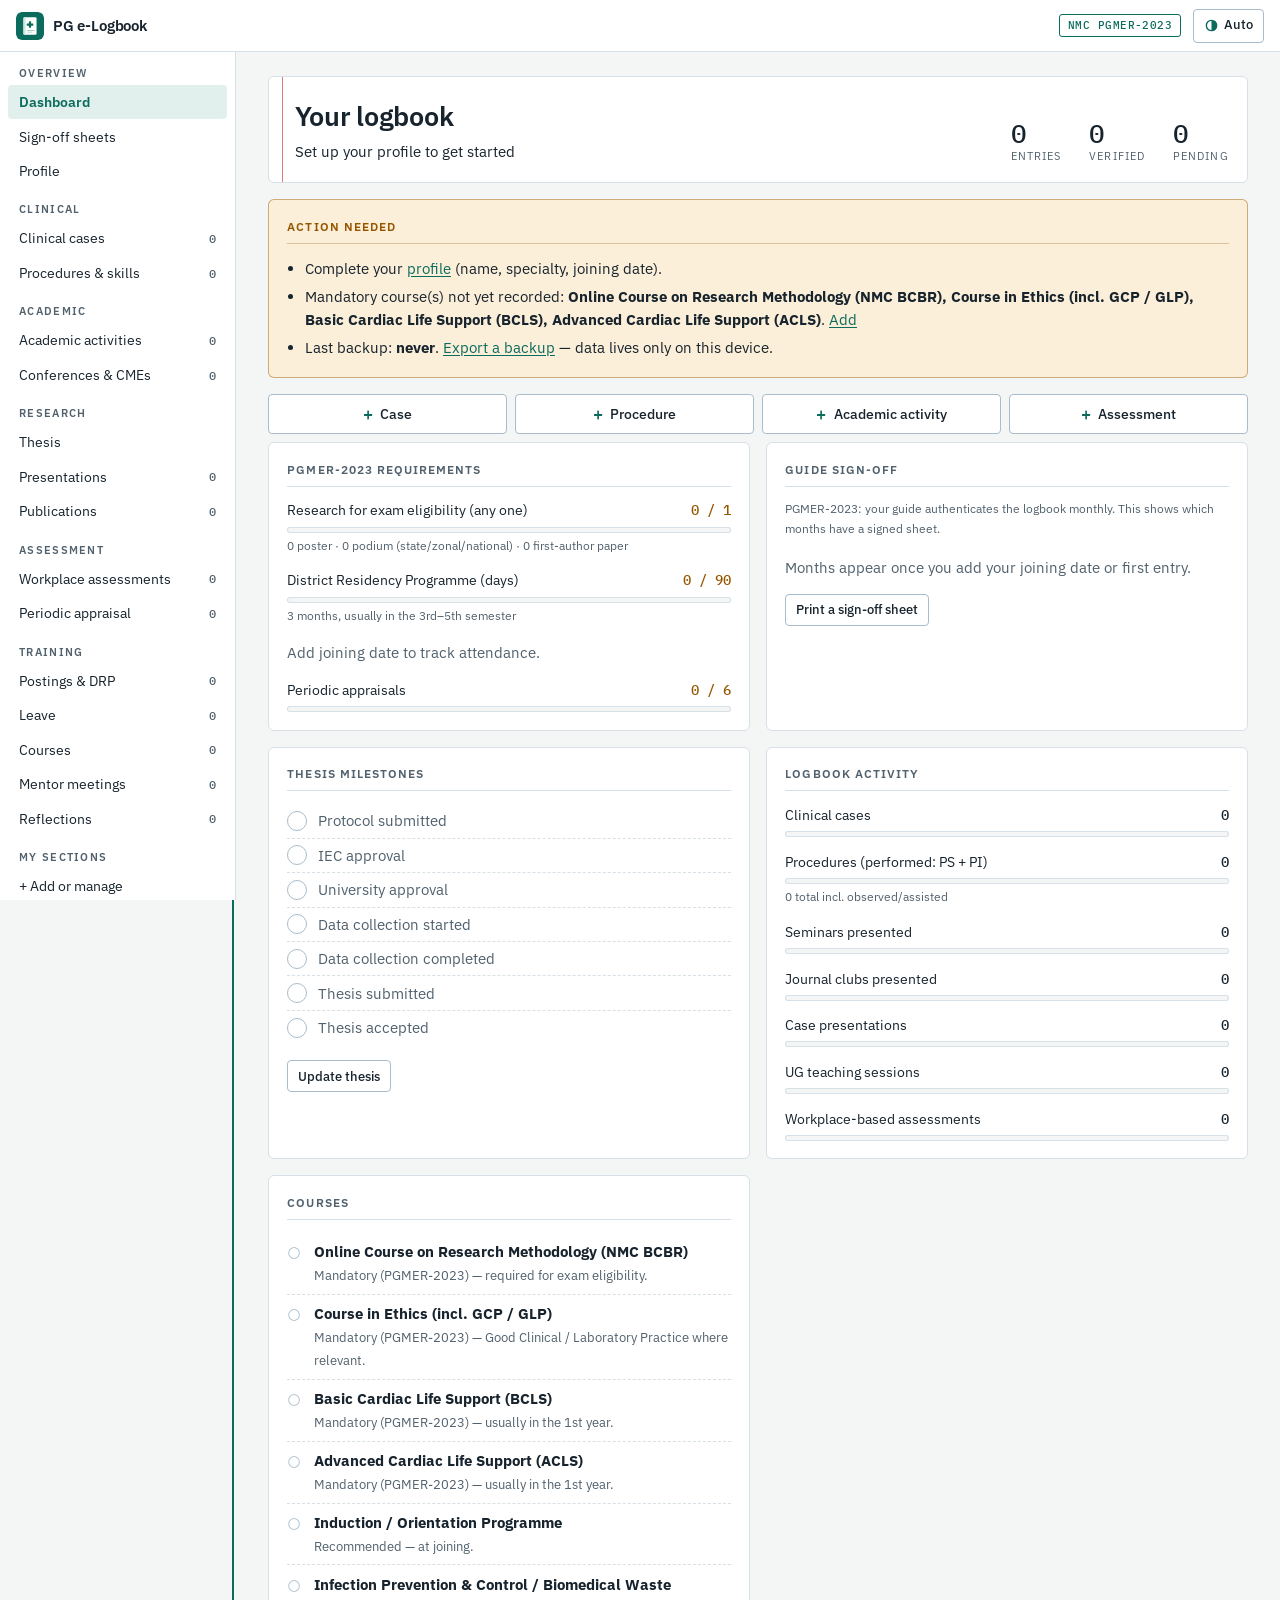
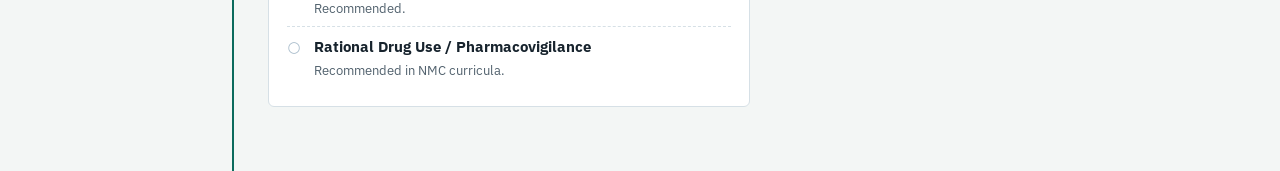
<file: index.html>
<!doctype html>
<html lang="en">
<head>
  <meta charset="utf-8">
  <meta name="viewport" content="width=device-width, initial-scale=1, viewport-fit=cover">
  <title>PG e-Logbook</title>
  <meta name="description" content="Offline e-logbook for medical postgraduate (MD/MS) students in India, following NMC PGMER-2023.">
  <meta name="theme-color" content="#0b6b5d">
  <link rel="manifest" href="manifest.webmanifest">
  <link rel="icon" href="icons/icon.svg" type="image/svg+xml">
  <link rel="apple-touch-icon" href="icons/icon.svg">
  <script src="js/theme.js"></script>
  <link rel="stylesheet" href="css/styles.css">
</head>
<body>
  <header class="topbar no-print">
    <button id="menuBtn" class="icon-btn" aria-label="Menu">☰</button>
    <a href="#/dashboard" class="brand"><img src="icons/icon.svg" alt="" width="28" height="28"> PG e-Logbook</a>
    <span class="tag">NMC PGMER-2023</span>
    <button id="themeBtn" class="theme-btn" type="button">Auto</button>
  </header>
  <div class="layout">
    <nav id="nav" class="sidebar no-print" aria-label="Sections"></nav>
    <main id="main" tabindex="-1"></main>
  </div>
  <div id="modal" class="modal no-print" hidden role="dialog" aria-modal="true">
    <div class="modal-body"></div>
  </div>
  <div id="toast" class="toast no-print" role="status" aria-live="polite"></div>
  <noscript>This app needs JavaScript enabled.</noscript>
  <script src="js/data.js"></script>
  <script src="js/review.js"></script>
  <script src="js/custom.js"></script>
  <script src="js/backup.js"></script>
  <script src="js/app.js"></script>
</body>
</html>
</file>
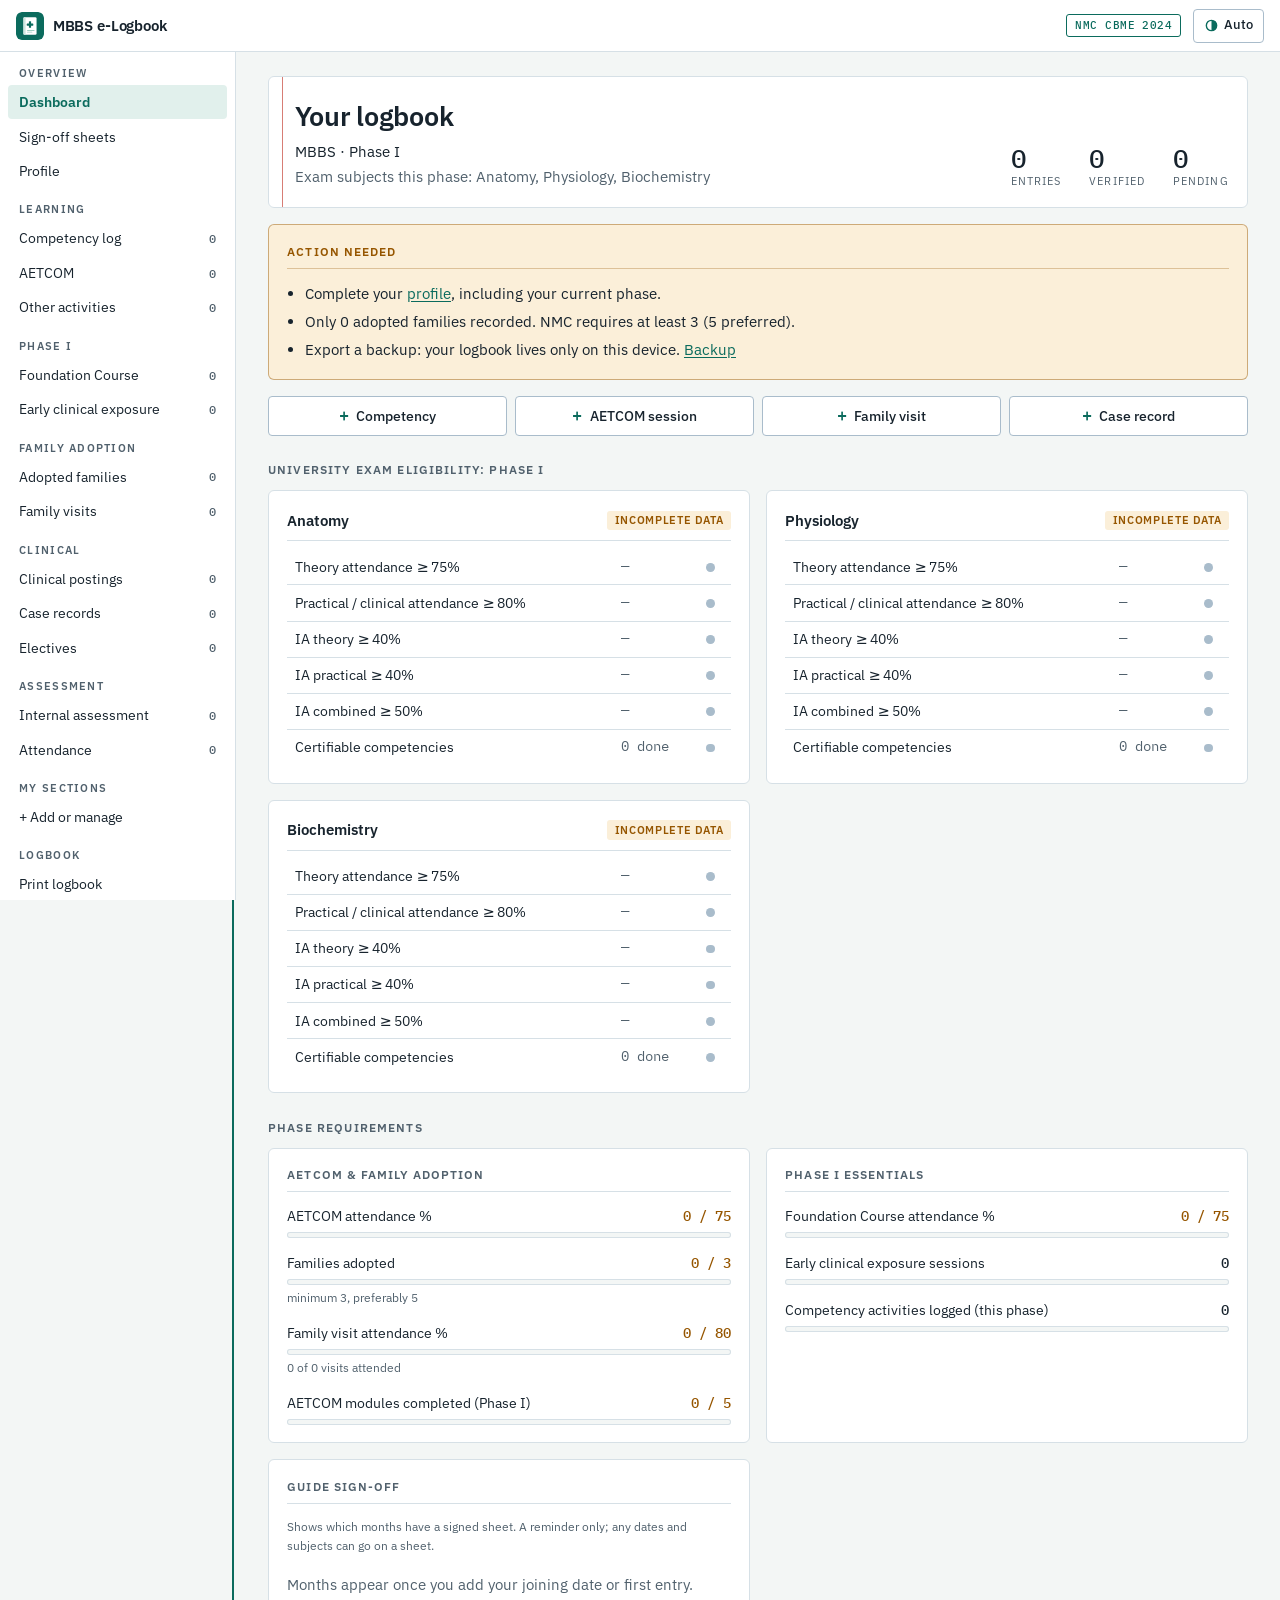
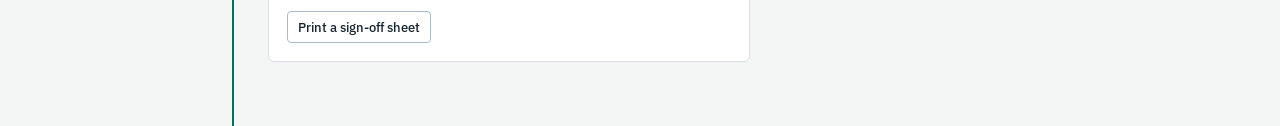
<file: mbbs/index.html>
<!doctype html>
<html lang="en">
<head>
  <meta charset="utf-8">
  <meta name="viewport" content="width=device-width, initial-scale=1, viewport-fit=cover">
  <title>MBBS e-Logbook</title>
  <meta name="description" content="Offline e-logbook for MBBS students in India, following the NMC CBME Curriculum 2024 and NMC logbook guidelines.">
  <meta name="theme-color" content="#0b6b5d">
  <link rel="manifest" href="manifest.webmanifest">
  <link rel="icon" href="../icons/icon.svg" type="image/svg+xml">
  <link rel="apple-touch-icon" href="../icons/icon.svg">
  <script src="../js/theme.js"></script>
  <link rel="stylesheet" href="../css/styles.css">
</head>
<body>
  <header class="topbar no-print">
    <button id="menuBtn" class="icon-btn" aria-label="Menu">☰</button>
    <a href="#dashboard" class="brand"><img src="../icons/icon.svg" alt="" width="28" height="28"> MBBS e-Logbook</a>
    <span class="tag">NMC CBME 2024</span>
    <button id="themeBtn" class="theme-btn" type="button">Auto</button>
  </header>
  <div class="layout">
    <nav id="nav" class="sidebar no-print" aria-label="Sections"></nav>
    <main id="main" tabindex="-1"></main>
  </div>
  <div id="modal" class="modal no-print" hidden role="dialog" aria-modal="true">
    <div class="modal-body"></div>
  </div>
  <div id="toast" class="toast no-print" role="status" aria-live="polite"></div>
  <noscript>This app needs JavaScript enabled.</noscript>
  <script src="js/ug-data.js"></script>
  <script src="../js/review.js"></script>
  <script src="../js/custom.js"></script>
  <script src="../js/backup.js"></script>
  <script src="js/ug-app.js"></script>
</body>
</html>
</file>
<file: css/styles.css>
/*
 * Medical e-Logbook — design: a hospital record register.
 * Layout concept: an index of sections on the left like a register's tabbed index; each page is a ruled
 * sheet with a red margin rule, codes and dates set in a typewriter mono, a single surgical-green accent.
 */
@font-face { font-family: 'IBM Plex Sans'; font-style: normal; font-weight: 400 700; font-display: swap; src: url('../fonts/IBMPlexSans-var.woff2') format('woff2'); }
@font-face { font-family: 'IBM Plex Mono'; font-style: normal; font-weight: 400; font-display: swap; src: url('../fonts/IBMPlexMono-400.woff2') format('woff2'); }
@font-face { font-family: 'IBM Plex Mono'; font-style: normal; font-weight: 500; font-display: swap; src: url('../fonts/IBMPlexMono-500.woff2') format('woff2'); }

:root {
  --paper: #f3f6f5;        /* page ground, faint green-grey */
  --sheet: #ffffff;        /* ruled sheet */
  --ink: #17232d;          /* register ink */
  --ink-2: #51616d;        /* secondary ink */
  --rule: #d6e0e6;         /* blue-grey ruling */
  --rule-strong: #a9bccb;
  --margin: #c7463b;       /* red margin line of a bound logbook */
  --accent: #0b6b5d;       /* surgical green */
  --accent-ink: #ffffff;
  --accent-soft: #e1f0ec;
  --ok: #1c7745;
  --ok-soft: #e2f2e8;
  --warn: #965600;
  --warn-soft: #fbefd9;
  --danger: #b3261e;
  --danger-soft: #fbe6e4;
  --f-sans: 'IBM Plex Sans', system-ui, -apple-system, 'Segoe UI', Roboto, 'Noto Sans', sans-serif;
  --f-mono: 'IBM Plex Mono', ui-monospace, 'SF Mono', Menlo, Consolas, monospace;
  --r: 6px;
  --topbar-h: 52px;
  color-scheme: light;
}
@media (prefers-color-scheme: dark) {
  :root:not([data-theme="light"]) {
    --paper: #0f1518; --sheet: #161f24; --ink: #e2e9ed; --ink-2: #9aabb6; --rule: #283640; --rule-strong: #43586a;
    --margin: #e0675c; --accent: #4ab39d; --accent-ink: #04130f; --accent-soft: #11332c;
    --ok: #5ac78b; --ok-soft: #12371f; --warn: #eeb25c; --warn-soft: #382a10; --danger: #ff7b6f; --danger-soft: #3d1714;
    color-scheme: dark;
  }
}
:root[data-theme="dark"] {
  --paper: #0f1518; --sheet: #161f24; --ink: #e2e9ed; --ink-2: #9aabb6; --rule: #283640; --rule-strong: #43586a;
  --margin: #e0675c; --accent: #4ab39d; --accent-ink: #04130f; --accent-soft: #11332c;
  --ok: #5ac78b; --ok-soft: #12371f; --warn: #eeb25c; --warn-soft: #382a10; --danger: #ff7b6f; --danger-soft: #3d1714;
  color-scheme: dark;
}

* { box-sizing: border-box; }
html, body { margin: 0; }
body {
  font: 400 15px/1.55 var(--f-sans);
  background: var(--paper);
  color: var(--ink);
  -webkit-font-smoothing: antialiased;
}
a { color: var(--accent); text-underline-offset: 2px; }
h1, h2, h3 { text-wrap: balance; }
h1 { font-size: 1.5rem; font-weight: 600; letter-spacing: -.01em; margin: 0 0 .35rem; }
h2 { font-size: 1.1rem; font-weight: 600; margin: 0 0 .6rem; }
h3 {
  font-size: .72rem; font-weight: 600; text-transform: uppercase; letter-spacing: .09em; color: var(--ink-2);
  margin: 0 0 .8rem; padding-bottom: .45rem; border-bottom: 1px solid var(--rule);
}
small, .muted { color: var(--ink-2); }
.small { font-size: .78rem; }
.mono, td.mono { font-family: var(--f-mono); font-size: .86em; font-variant-numeric: tabular-nums; }
.help { color: var(--ink-2); margin: 0 0 1.1rem; max-width: 68ch; }
.warn { background: var(--warn-soft); color: var(--warn); padding: .55rem .8rem; border-radius: var(--r); }
:focus-visible { outline: 2px solid var(--accent); outline-offset: 2px; }

/* ---------- Frame ---------- */
.topbar {
  position: sticky; top: env(safe-area-inset-top, 0px); z-index: 20; height: var(--topbar-h);
  display: flex; align-items: center; gap: .75rem;
  padding: 0 max(16px, env(safe-area-inset-right, 0px)) 0 max(16px, env(safe-area-inset-left, 0px));
  background: var(--sheet); border-bottom: 1px solid var(--rule);
}
.brand { display: flex; align-items: center; gap: .55rem; font-weight: 600; color: var(--ink); text-decoration: none; letter-spacing: -.01em; }
.brand img { border-radius: 6px; }
.tag {
  margin-left: auto; font: 500 .7rem/1 var(--f-mono); letter-spacing: .04em; text-transform: uppercase;
  color: var(--accent); border: 1px solid var(--accent); padding: .3rem .5rem; border-radius: 3px;
}
.theme-btn {
  border: 1px solid var(--rule-strong); background: var(--sheet); color: var(--ink); border-radius: 4px; cursor: pointer;
  font: 500 .8rem/1 var(--f-sans); padding: .45rem .6rem; min-height: 34px; white-space: nowrap;
}
.theme-btn:hover { border-color: var(--accent); }
.theme-btn { display: inline-flex; align-items: center; gap: .35rem; }
.theme-btn svg { width: 15px; height: 15px; color: var(--accent); flex: none; }
@media (max-width: 440px) { .tag { display: none; } .theme-btn { margin-left: auto; } }
.icon-btn { display: none; border: 0; background: none; font-size: 1.35rem; color: var(--ink); cursor: pointer; padding: .25rem; }
.layout { display: grid; grid-template-columns: 236px minmax(0, 1fr); min-height: calc(100vh - var(--topbar-h)); }

.sidebar {
  background: var(--sheet); border-right: 1px solid var(--rule); padding: .75rem .5rem 2rem;
  position: sticky; top: var(--topbar-h); height: calc(100vh - var(--topbar-h)); overflow-y: auto;
}
.nav-h {
  font: 600 .66rem/1 var(--f-sans); text-transform: uppercase; letter-spacing: .12em; color: var(--ink-2);
  padding: 1rem .7rem .4rem;
}
.nav-h:first-child { padding-top: .25rem; }
.sidebar a {
  display: flex; align-items: center; gap: .5rem; padding: .38rem .7rem; border-radius: 4px;
  color: var(--ink); text-decoration: none; font-size: .9rem; position: relative;
}
.sidebar a:hover { background: var(--paper); }
.sidebar a.active { background: var(--accent-soft); color: var(--accent); font-weight: 600; }
.badge { margin-left: auto; font: 500 .72rem var(--f-mono); color: var(--ink-2); font-variant-numeric: tabular-nums; }
.sidebar a.active .badge { color: var(--accent); }
.sidebar a.switch { margin-top: 1rem; border-top: 1px solid var(--rule); border-radius: 0; padding-top: .8rem; color: var(--accent); }

main {
  padding-block: 1.5rem 3rem;
  padding-left: max(16px, 2rem); padding-right: max(16px, 2rem);
  max-width: 1180px; width: 100%; min-width: 0; outline: none;
}
@media (max-width: 860px) {
  .icon-btn { display: block; }
  .layout { grid-template-columns: minmax(0, 1fr); }
  .sidebar {
    position: fixed; left: 0; top: calc(var(--topbar-h) + env(safe-area-inset-top, 0px)); bottom: 0; width: 272px; z-index: 30;
    height: auto; transform: translateX(-102%); transition: transform .2s ease;
    padding-left: max(.5rem, env(safe-area-inset-left, 0px)); box-shadow: 0 10px 30px rgba(0, 0, 0, .18);
  }
  body.nav-open .sidebar { transform: none; }
  main { padding-block: 1.1rem 3rem; padding-left: max(16px, env(safe-area-inset-left, 0px)); padding-right: max(16px, env(safe-area-inset-right, 0px)); }
}

/* ---------- Sheets ---------- */
.card { background: var(--sheet); border: 1px solid var(--rule); border-radius: var(--r); padding: 1.1rem 1.15rem; margin-bottom: 1rem; }
.grid2 { display: grid; grid-template-columns: repeat(auto-fit, minmax(min(100%, 330px), 1fr)); gap: 1rem; margin-bottom: 1rem; }
.grid2 > * { margin: 0; min-width: 0; }
.sec-h { font-size: .72rem; text-transform: uppercase; letter-spacing: .1em; color: var(--ink-2); font-weight: 600; margin: 1.6rem 0 .7rem; }

/* Register header (dashboard top): the record's identity line with a red margin rule. */
.hero {
  display: flex; flex-wrap: wrap; gap: 1rem 2rem; justify-content: space-between; align-items: flex-end;
  padding-left: 1.6rem; position: relative;
}
.hero::before { content: ""; position: absolute; left: .8rem; top: 0; bottom: 0; border-left: 1px solid var(--margin); opacity: .7; }
.hero > div:first-child { min-width: 0; }
.hero h1 { font-size: 1.7rem; margin-bottom: .2rem; }
.hero p { margin: .1rem 0; }
.hero-stats { display: flex; gap: 1.75rem; }
.hero-stats div { display: flex; flex-direction: column; }
.hero-stats b { font: 500 1.6rem/1.1 var(--f-mono); font-variant-numeric: tabular-nums; color: var(--ink); }
.hero-stats span { font-size: .68rem; text-transform: uppercase; letter-spacing: .1em; color: var(--ink-2); }
.sample-note { display: flex; flex-wrap: wrap; gap: .75rem; align-items: center; justify-content: space-between; background: var(--accent-soft); border-color: var(--accent); }
.sample-note > div { flex: 1 1 260px; min-width: 0; }

.alerts { background: var(--warn-soft); border-color: color-mix(in srgb, var(--warn) 45%, transparent); }
.alerts h3 { color: var(--warn); border-color: color-mix(in srgb, var(--warn) 30%, transparent); }
.alerts ul { margin: 0; padding-left: 1.1rem; display: grid; gap: .3rem; }

.quick { display: flex; flex-wrap: wrap; gap: .5rem; margin-bottom: .5rem; }
.quick-btn { flex: 1 1 140px; justify-content: flex-start; font-weight: 500; }
.quick-btn::before { content: "+"; font: 500 1.05rem/1 var(--f-mono); color: var(--accent); margin-right: .15rem; }

/* Meters */
.meter { margin-bottom: .85rem; }
.meter:last-child { margin-bottom: 0; }
.meter-top { display: flex; justify-content: space-between; align-items: baseline; gap: .75rem; font-size: .9rem; }
.meter-top b { font: 500 .88rem var(--f-mono); font-variant-numeric: tabular-nums; white-space: nowrap; }
.track { height: 6px; background: var(--paper); border-radius: 3px; overflow: hidden; margin-top: .3rem; box-shadow: inset 0 0 0 1px var(--rule); }
.fill { height: 100%; background: var(--accent); border-radius: 3px; }
.fill.ok { background: var(--ok); }
.meter small { font-size: .78rem; }
.meters { display: grid; grid-template-columns: repeat(auto-fit, minmax(min(100%, 240px), 1fr)); gap: 0 1.5rem; }
.okt { color: var(--ok); }
.badt { color: var(--warn); }

.steps { list-style: none; padding: 0; margin: 0 0 1rem; counter-reset: s; }
.steps li { display: flex; align-items: center; gap: .65rem; padding: .32rem 0; color: var(--ink-2); border-bottom: 1px dashed var(--rule); }
.steps li:last-child { border-bottom: 0; }
.steps li span {
  width: 1.25rem; height: 1.25rem; border-radius: 50%; border: 1.5px solid var(--rule-strong); flex: none;
  display: inline-grid; place-items: center; font-size: .7rem; color: var(--sheet);
}
.steps li.done { color: var(--ink); }
.steps li.done span { background: var(--ok); border-color: var(--ok); }
.steps li small { margin-left: auto; font-family: var(--f-mono); font-size: .78rem; }

.checklist ul { list-style: none; margin: 0; padding: 0; }
.checklist li { display: flex; gap: .65rem; padding: .45rem 0; border-bottom: 1px dashed var(--rule); }
.checklist li:last-child { border: 0; }
.tick { color: var(--rule-strong); font-weight: 700; width: 1rem; flex: none; }
.checklist li.done .tick { color: var(--ok); }
.checklist small { font-size: .8rem; }

/* Eligibility sheets */
.elig-head { display: flex; justify-content: space-between; align-items: center; gap: .5rem; margin-bottom: .5rem; padding-bottom: .5rem; border-bottom: 1px solid var(--rule); }
.elig-head h3 { margin: 0; padding: 0; border: 0; font-size: .95rem; text-transform: none; letter-spacing: 0; color: var(--ink); }
.elig.bad { border-color: color-mix(in srgb, var(--danger) 55%, var(--rule)); }
.elig.ok { border-color: color-mix(in srgb, var(--ok) 55%, var(--rule)); }
.dot { display: inline-block; width: .55rem; height: .55rem; border-radius: 50%; background: var(--rule-strong); }
.dot.ok { background: var(--ok); }
.dot.bad { background: var(--danger); }
.mods { display: grid; gap: .7rem; }
.chips { display: flex; flex-wrap: wrap; gap: .35rem; margin-top: .3rem; }
.chip { font: 500 .78rem var(--f-mono); padding: .12rem .5rem; border-radius: 3px; border: 1px solid var(--rule); color: var(--ink-2); }
.chip.ok { background: var(--ok-soft); color: var(--ok); border-color: transparent; }
.chip.part { background: var(--warn-soft); color: var(--warn); border-color: transparent; }

/* ---------- Controls ---------- */
.btn {
  display: inline-flex; align-items: center; justify-content: center; gap: .35rem; cursor: pointer;
  border: 1px solid var(--rule-strong); background: var(--sheet); color: var(--ink); text-decoration: none;
  padding: .5rem .95rem; border-radius: 4px; font: 500 .9rem/1.2 var(--f-sans); min-height: 40px;
  transition: border-color .15s, background .15s;
}
.btn:hover { border-color: var(--accent); }
.btn:disabled { opacity: .45; cursor: not-allowed; }
.btn.primary { background: var(--accent); border-color: var(--accent); color: var(--accent-ink); }
.btn.primary:hover { background: color-mix(in srgb, var(--accent) 88%, var(--ink)); }
.btn.danger { color: var(--danger); }
.btn.danger-fill { background: var(--danger); border-color: var(--danger); color: var(--sheet); }
.btn.sm { padding: .2rem .6rem; min-height: 32px; font-size: .82rem; }

.form-grid { display: grid; grid-template-columns: repeat(auto-fit, minmax(min(100%, 230px), 1fr)); gap: .9rem 1.1rem; }
.field { display: flex; flex-direction: column; gap: .3rem; font-size: .8rem; font-weight: 500; color: var(--ink-2); min-width: 0; }
.field > span:first-child { text-transform: none; }
.field.wide, .actions.wide { grid-column: 1 / -1; }
.field.check { flex-direction: row; align-items: center; gap: .5rem; font-weight: 400; font-size: .9rem; color: var(--ink); }
.field small { font-weight: 400; }
.req { color: var(--margin); font-weight: 600; }
input, select, textarea {
  font: 400 .95rem/1.4 var(--f-sans); color: var(--ink); background: var(--sheet);
  border: 1px solid var(--rule-strong); border-radius: 4px; padding: .5rem .6rem; min-height: 42px; width: 100%;
}
input[type="date"], input[type="number"] { font-family: var(--f-mono); font-size: .9rem; }
.field.check input { width: auto; min-height: 0; accent-color: var(--accent); }
input:focus, select:focus, textarea:focus { outline: 2px solid var(--accent); outline-offset: 0; border-color: var(--accent); }
textarea { resize: vertical; }
.actions { display: flex; gap: .5rem; justify-content: flex-end; flex-wrap: wrap; margin-top: .4rem; }
.actions.left { justify-content: flex-start; }
.proc-targets { max-height: 420px; overflow: auto; padding-right: .25rem; margin-bottom: .5rem; }

/* ---------- Lists (register tables) ---------- */
.head-row { display: flex; justify-content: space-between; align-items: center; gap: 1rem; flex-wrap: wrap; }
.head-actions { display: flex; gap: .5rem; align-items: center; flex-wrap: wrap; }
.head-actions select { width: auto; }
.toolbar { display: flex; gap: .5rem; flex-wrap: wrap; margin-bottom: .8rem; }
.toolbar input { flex: 1 1 200px; width: auto; }
.toolbar select { width: auto; }
.table-wrap { overflow-x: auto; background: var(--sheet); border: 1px solid var(--rule); border-radius: var(--r); }
.card .table-wrap { border: 0; border-radius: 0; margin: 0 -.2rem; }
table.data { width: 100%; border-collapse: collapse; font-size: .9rem; }
table.data th, table.data td { text-align: left; padding: .6rem .75rem; border-bottom: 1px solid var(--rule); vertical-align: top; }
table.data th {
  font-size: .68rem; font-weight: 600; text-transform: uppercase; letter-spacing: .08em; color: var(--ink-2);
  white-space: nowrap; border-bottom: 1.5px solid var(--rule-strong); background: var(--sheet);
}
table.data tbody tr:hover { background: color-mix(in srgb, var(--accent-soft) 45%, transparent); }
table.data tr:last-child td { border-bottom: 0; }
table.compact td, table.compact th { padding: .4rem .5rem; }
@media (max-width: 700px) { table.compact th { white-space: normal; letter-spacing: .04em; } table.compact { font-size: .82rem; } }
td.num { text-align: right; font-family: var(--f-mono); font-size: .85rem; font-variant-numeric: tabular-nums; white-space: nowrap; }
.row-actions { white-space: nowrap; text-align: right; }
.row-actions .btn + .btn { margin-left: .3rem; }
.pill {
  display: inline-block; font: 600 .68rem/1.5 var(--f-sans); text-transform: uppercase; letter-spacing: .06em;
  padding: .1rem .45rem; border-radius: 3px; white-space: nowrap;
}
.pill.ok { background: var(--ok-soft); color: var(--ok); }
.pill.pend { background: var(--warn-soft); color: var(--warn); }
.pill.bad { background: var(--danger-soft); color: var(--danger); }
.empty { text-align: center; color: var(--ink-2); padding: 2.5rem 1rem; border-style: dashed; }
details > summary { cursor: pointer; margin-bottom: .6rem; list-style-position: inside; }
details > summary b { font-weight: 600; }

@media (max-width: 700px) {
  table.data:not(.compact) thead { display: none; }
  table.data:not(.compact), table.data:not(.compact) tbody, table.data:not(.compact) tr, table.data:not(.compact) td { display: block; width: 100%; }
  table.data:not(.compact) tr { border-bottom: 1px solid var(--rule); padding: .55rem 0 .65rem; position: relative; }
  table.data:not(.compact) tr:last-child { border-bottom: 0; }
  table.data:not(.compact) td { border: 0; padding: .1rem .9rem; }
  table.data:not(.compact) td[data-label]::before {
    content: attr(data-label); display: inline-block; min-width: 7.5rem; color: var(--ink-2);
    font: 600 .66rem/1.6 var(--f-sans); text-transform: uppercase; letter-spacing: .07em; vertical-align: baseline;
  }
  table.data:not(.compact) td.row-actions { text-align: left; padding-top: .5rem; }
}

/* ---------- Modal & toast ---------- */
.modal { position: fixed; inset: 0; background: rgba(10, 18, 24, .55); z-index: 50; display: grid; place-items: center; padding: 1rem; }
.modal[hidden] { display: none; }
.modal-body {
  background: var(--sheet); border-radius: var(--r); padding: 1.3rem; width: min(760px, 100%); max-height: 92vh; overflow-y: auto;
  border-top: 3px solid var(--accent);
}
.modal-body h2 { margin-top: 0; }
body.modal-open { overflow: hidden; }
.toast {
  position: fixed; bottom: calc(1.2rem + env(safe-area-inset-bottom, 0px)); left: 50%; transform: translateX(-50%) translateY(12px);
  background: var(--ink); color: var(--sheet); padding: .6rem 1rem; border-radius: 4px; font-size: .9rem;
  opacity: 0; visibility: hidden; pointer-events: none; transition: transform .2s, opacity .2s; z-index: 60; max-width: calc(100% - 32px);
}
.toast.show { transform: translateX(-50%); opacity: 1; visibility: visible; }
.prose { max-width: 78ch; }
.prose h3 { margin-top: 1.4rem; }
.prose h3:first-of-type { margin-top: .4rem; }
.prose ul { padding-left: 1.15rem; margin: 0; }
.prose li { margin-bottom: .35rem; }

/* ---------- Printed logbook (always ink on paper) ---------- */
.report { background: #fff; color: #111; padding: 1.5rem; border-radius: var(--r); border: 1px solid var(--rule); font-size: .9rem; overflow-x: auto; }
.report .muted, .report small { color: #444; }
.rep-cover { text-align: center; padding: 1.5rem 0 2.5rem; }
.rep-cover h1 { font-size: 1.9rem; letter-spacing: .14em; font-weight: 600; }
.rep-cover h2 { font-weight: 500; letter-spacing: .04em; }
.rep-sec { margin-top: 1.75rem; }
.rep-sec h2 { border-bottom: 2px solid #111; padding-bottom: .25rem; font-size: 1.05rem; }
table.rep { width: 100%; border-collapse: collapse; font-size: .78rem; }
table.rep th, table.rep td { border: 1px solid #666; padding: .3rem .4rem; text-align: left; vertical-align: top; }
table.rep th { background: #eef1f0; font-weight: 600; }
table.rep .sig { width: 110px; }
table.kv { max-width: 640px; margin: 1.25rem auto; font-size: .85rem; }
table.kv th { width: 42%; }
.sig-row { display: flex; justify-content: space-between; gap: 1.25rem; margin-top: 3.5rem; flex-wrap: wrap; }
.sig-row div { flex: 1 1 180px; border-top: 1px solid #111; padding-top: .35rem; font-size: .85rem; }
.cert p { line-height: 1.85; max-width: 90ch; }

/* ---------- Sign-off sheets ---------- */
.how { margin: 0 0 .5rem; padding-left: 1.2rem; display: grid; gap: .35rem; }
.mono-h { font-family: var(--f-mono); font-weight: 500; font-size: 1.3rem; }
.so-presets { margin-bottom: .9rem; }
.so-dates { max-width: 520px; }
.so-filter { margin: 1rem 0 .3rem; border-top: 1px dashed var(--rule); padding-top: .7rem; }
.so-filter summary { font-weight: 500; }
.so-subj { max-width: 320px; margin-bottom: .6rem; }
.so-secs { display: grid; grid-template-columns: repeat(auto-fit, minmax(min(100%, 220px), 1fr)); gap: .25rem 1rem; }
.so-count { margin: .9rem 0 .2rem; }
.kv-list { display: grid; grid-template-columns: repeat(auto-fit, minmax(min(100%, 190px), 1fr)); gap: .6rem 1.2rem; margin: 0 0 1rem; }
.kv-list dt { font-size: .68rem; text-transform: uppercase; letter-spacing: .08em; color: var(--ink-2); font-weight: 600; }
.kv-list dd { margin: .1rem 0 0; }
.mr-photo { display: block; max-width: min(100%, 420px); border: 1px solid var(--rule); border-radius: 4px; margin-bottom: .8rem; }
.mr-photo.sm { max-width: 160px; }
.mr-entries { margin: 0; padding-left: 1.3rem; display: grid; gap: .45rem; max-height: 420px; overflow-y: auto; }
.mr-entries li { padding-bottom: .4rem; border-bottom: 1px dashed var(--rule); }
.mr-entries li:last-child { border-bottom: 0; }
/* The printable sheet */
.report.sheet { max-width: 820px; }
.sheet-head { display: flex; justify-content: space-between; align-items: flex-end; gap: 1rem; border-bottom: 2px solid #111; padding-bottom: .5rem; margin-bottom: .8rem; }
.sheet-head h1 { margin: 0; font-size: 1.35rem; letter-spacing: 0; }
.sheet-kicker { font-size: .7rem; text-transform: uppercase; letter-spacing: .12em; color: #444; }
.sheet-code { text-align: right; }
.sheet-code span { display: block; font-size: .65rem; text-transform: uppercase; letter-spacing: .1em; color: #444; }
.sheet-code b { font-family: var(--f-mono); font-size: 1.2rem; }
.report.sheet h2 { font-size: .9rem; margin-top: 1rem; border-bottom: 1px solid #111; }
.sheet-kv { margin: 0; max-width: none; }
table.rep.sheet-kv th { width: 15%; white-space: nowrap; }
table.rep.sheet-kv td { width: 35%; }
.sheet-boxes { display: flex; gap: 2.5rem; font-size: 1rem; }
.sheet-lines div { border-bottom: 1px solid #999; height: 1.8rem; }
.sheet-foot { margin-top: 1.5rem; color: #444; }

/* ---------- My sections ---------- */
.cs-templates { display: grid; grid-template-columns: repeat(auto-fit, minmax(min(100%, 240px), 1fr)); gap: .6rem; margin-bottom: 1rem; }
.cs-tpl { flex-direction: column; align-items: flex-start; text-align: left; gap: .2rem; padding: .75rem .9rem; }
.cs-tpl small { font-weight: 400; font-size: .78rem; line-height: 1.35; }
.cs-form { display: grid; gap: .8rem; }
.cs-form h3 { margin: .6rem 0 0; }
.cs-field { border: 1px solid var(--rule); border-radius: var(--r); padding: .7rem .8rem; display: grid; gap: .55rem; background: var(--paper); }
.cs-row { display: grid; grid-template-columns: minmax(0, 2fr) minmax(0, 1fr); gap: .6rem; }
@media (max-width: 480px) { .cs-row { grid-template-columns: minmax(0, 1fr); } }
.cs-opts { display: flex; flex-wrap: wrap; align-items: center; gap: .4rem 1.2rem; }
.cs-move { margin-left: auto; display: flex; gap: .35rem; }
.cs-hidden { border-top: 1px dashed var(--rule); padding-top: .6rem; display: flex; flex-wrap: wrap; gap: .4rem; align-items: center; }
.cs-hidden p { flex-basis: 100%; margin: 0; }
#csOut { font-family: var(--f-mono); font-size: .8rem; margin-bottom: .6rem; }

@media (prefers-reduced-motion: reduce) { * { transition: none !important; } }

@media print {
  @page { size: A4 landscape; margin: 12mm; }
  @page signoff { size: A4 portrait; margin: 14mm; }
  .report.sheet { page: signoff; max-width: none; }
  body { background: #fff; color: #000; }
  .no-print, .topbar, .sidebar { display: none !important; }
  .layout { display: block; }
  main { padding: 0; max-width: none; }
  .report { padding: 0; border: 0; }
  .rep-cover { page-break-after: always; }
  .cert { page-break-before: always; }
  tr { page-break-inside: avoid; }
  thead { display: table-header-group; }
}
</file>
